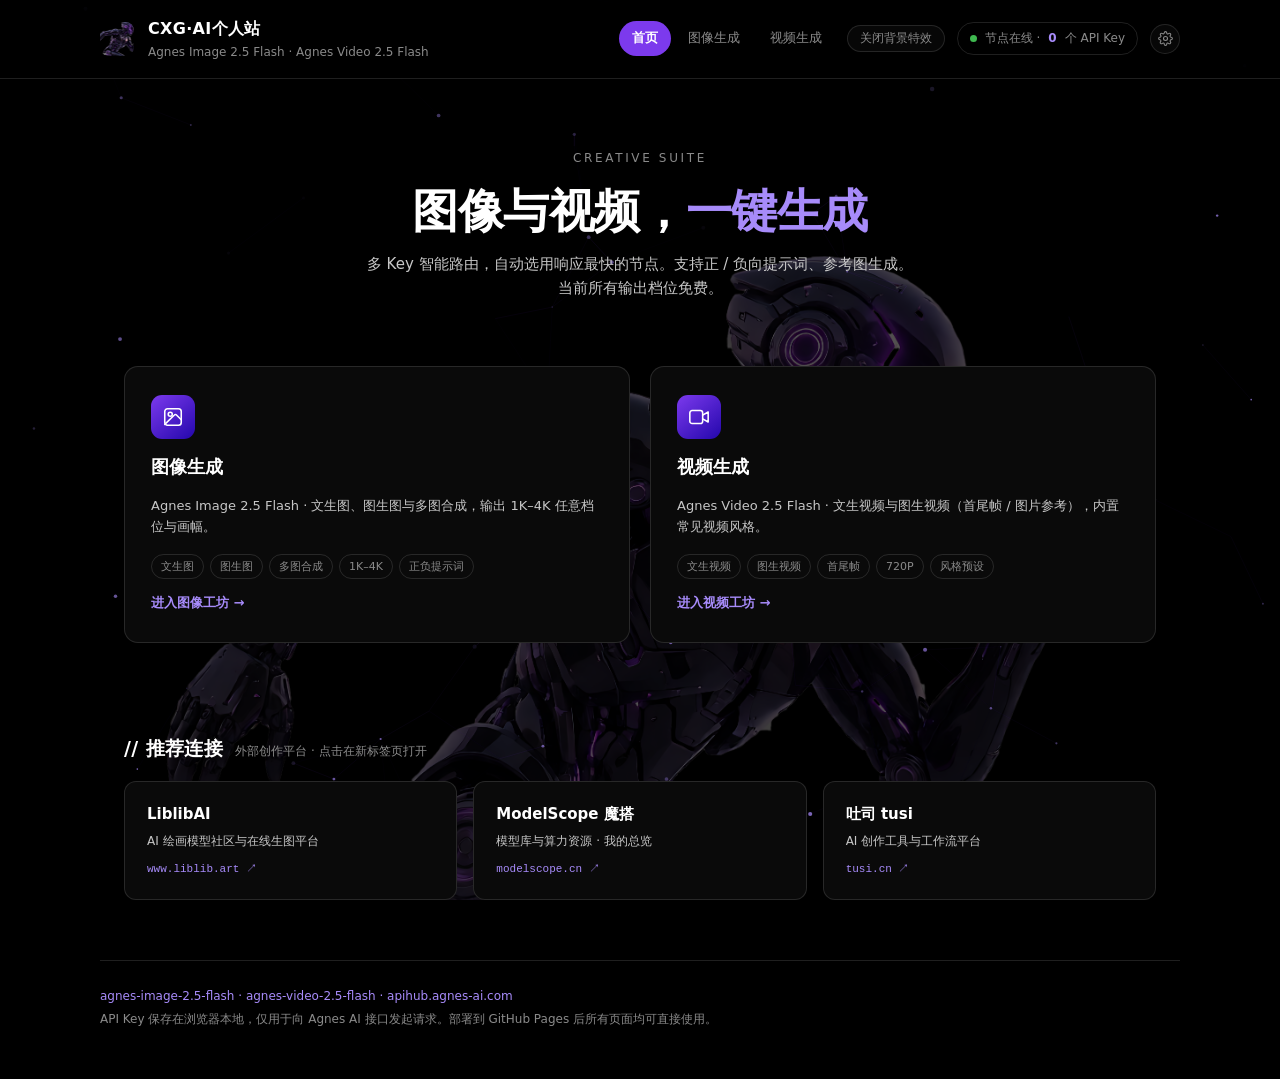
<file: index.html>
<!DOCTYPE html>
<html lang="zh-CN">
<head>
<meta charset="UTF-8">
<meta name="viewport" content="width=device-width, initial-scale=1.0">
<title>CXG·AI个人站 · 首页</title>
<link rel="stylesheet" href="assets/style.css">
</head>
<body>

<header class="site">
  <div class="site-in wrap">
  <a class="mark" href="index.html" aria-label="首页">
    <img src="assets/logo.png" alt="CXG·AI个人站">
  </a>
  <div>
    <h1><a href="index.html">CXG·AI个人站</a></h1>
    <div class="sub">Agnes Image 2.5 Flash · Agnes Video 2.5 Flash</div>
  </div>
  <div class="right"></div>
  </div>
</header>

<main class="wrap">
  <section class="hero">
    <div class="eyebrow">CREATIVE SUITE</div>
    <h2>图像与视频，<span class="acc">一键生成</span></h2>
    <p>多 Key 智能路由，自动选用响应最快的节点。支持正 / 负向提示词、参考图生成。当前所有输出档位免费。</p>
  </section>

  <section class="cards">
    <a class="tool-card" href="image.html">
      <div class="ic"><svg viewBox="0 0 24 24" fill="none" stroke-width="1.7" stroke-linecap="round" stroke-linejoin="round"><rect x="3" y="3" width="18" height="18" rx="3"/><circle cx="9" cy="9" r="2.2"/><path d="M21 15l-5.2-5.2a1.6 1.6 0 0 0-2.3 0L3 20"/></svg></div>
      <h3>图像生成</h3>
      <p>Agnes Image 2.5 Flash · 文生图、图生图与多图合成，输出 1K–4K 任意档位与画幅。</p>
      <div class="taglist">
        <span>文生图</span><span>图生图</span><span>多图合成</span><span>1K–4K</span><span>正负提示词</span>
      </div>
      <div class="go">进入图像工坊 →</div>
    </a>

    <a class="tool-card" href="video.html">
      <div class="ic"><svg viewBox="0 0 24 24" fill="none" stroke-width="1.7" stroke-linecap="round" stroke-linejoin="round"><rect x="2" y="5" width="14" height="14" rx="2.5"/><path d="M16 10l6-3.5v11L16 14"/></svg></div>
      <h3>视频生成</h3>
      <p>Agnes Video 2.5 Flash · 文生视频与图生视频（首尾帧 / 图片参考），内置常见视频风格。</p>
      <div class="taglist">
        <span>文生视频</span><span>图生视频</span><span>首尾帧</span><span>720P</span><span>风格预设</span>
      </div>
      <div class="go">进入视频工坊 →</div>
    </a>
  </section>

  <section class="links">
    <div class="head">
      <h3>// 推荐连接</h3>
      <span class="sub">外部创作平台 · 点击在新标签页打开</span>
    </div>
    <div class="link-grid">
      <a class="link-card" href="https://www.liblib.art" target="_blank" rel="noopener noreferrer">
        <div class="link-name">LiblibAI</div>
        <div class="link-desc">AI 绘画模型社区与在线生图平台</div>
        <div class="link-url">www.liblib.art ↗</div>
      </a>
      <a class="link-card" href="https://modelscope.cn/my/overview" target="_blank" rel="noopener noreferrer">
        <div class="link-name">ModelScope 魔搭</div>
        <div class="link-desc">模型库与算力资源 · 我的总览</div>
        <div class="link-url">modelscope.cn ↗</div>
      </a>
      <a class="link-card" href="https://tusi.cn/" target="_blank" rel="noopener noreferrer">
        <div class="link-name">吐司 tusi</div>
        <div class="link-desc">AI 创作工具与工作流平台</div>
        <div class="link-url">tusi.cn ↗</div>
      </a>
    </div>
  </section>
</main>

<footer class="site wrap">
  <div class="mono">agnes-image-2.5-flash · agnes-video-2.5-flash · apihub.agnes-ai.com</div>
  <div style="margin-top:4px">API Key 保存在浏览器本地，仅用于向 Agnes AI 接口发起请求。部署到 GitHub Pages 后所有页面均可直接使用。</div>
</footer>

<script src="assets/common-v3.js"></script>
<script>
  AgnesCommon.renderShell("home", 0);
  AgnesCommon.bindKeyPanel();
  document.addEventListener("DOMContentLoaded", function(){
    var keys = AgnesCommon.loadKeys();
    document.querySelectorAll("#keyCount").forEach(function(el){ el.textContent = keys.length; });
  });
</script>
</body>
</html>
</file>
<file: assets/style.css>
/* ===== CXG·AI个人站 · 共享样式（极简紫黑风） ===== */
:root{
  --bg:#000000;
  --bg-2:#0a0a0a;
  --bg-3:#141414;
  --line:rgba(255,255,255,.12);
  --line-strong:rgba(255,255,255,.22);
  --purple:#7c3aed;
  --purple-bright:#a78bfa;
  --purple-deep:#2407ac;
  --text:#ffffff;
  --text-dim:#c7c7c7;
  --muted:#8a8a8a;
  --danger:#e5484d;
  --ok:#3fb950;
  --radius:10px;
  --mono:"JetBrains Mono","Cascadia Code","Consolas","Courier New",monospace;
  --sans:"PingFang SC","Microsoft YaHei","Segoe UI",system-ui,-apple-system,sans-serif;
}
*{box-sizing:border-box;margin:0;padding:0}
html{scroll-behavior:smooth}
body{
  background:var(--bg);
  color:var(--text);
  font-family:var(--sans);
  line-height:1.6;
  min-height:100vh;
}
/* ===== 背景层（两张机甲图） ===== */
.bg-layer{
  position:fixed;inset:0;z-index:0;pointer-events:none;overflow:hidden;
}
.bg-layer .bg-img{
  position:absolute;background-repeat:no-repeat;background-size:contain;
  transition:opacity .45s ease;
}
.bg-layer.bg-loading .bg-img{opacity:0}
.bg-img.mech{
  left:50%;bottom:0;width:74vw;height:calc(74vw * 1459 / 2147);
  transform:translateX(-50%);
  background-image:url("bg-mech.png");background-position:center bottom;
  mix-blend-mode:screen;opacity:.32;filter:saturate(.95);
}
#fxCanvas{
  position:fixed;inset:0;width:100%;height:100%;
  transition:opacity .4s;
}
.fx-toggle{
  appearance:none;border:1px solid var(--line);background:rgba(10,10,10,.7);color:var(--muted);
  font-size:11.5px;padding:5px 12px;border-radius:999px;cursor:pointer;transition:all .15s;white-space:nowrap;
}
.fx-toggle:hover{color:var(--purple-bright);border-color:var(--purple)}
.key-gear{
  appearance:none;border:1px solid var(--line);background:rgba(10,10,10,.7);color:var(--muted);
  width:30px;height:30px;border-radius:50%;cursor:pointer;display:grid;place-items:center;
  padding:0;transition:all .2s;flex:0 0 auto;
}
.key-gear svg{width:15px;height:15px}
.key-gear:hover{color:var(--purple-bright);border-color:var(--purple);transform:rotate(35deg)}
.key-modal .km-meta{margin:12px 0 10px;font-size:12px;color:var(--muted)}
.key-modal .km-meta b{color:var(--purple-bright);font-weight:600}
.key-modal .km-add{display:flex;gap:8px;margin-top:12px}
.key-modal .km-add input{
  flex:1;min-width:0;background:var(--bg);border:1px solid var(--line-strong);border-radius:8px;
  color:var(--text);font-family:var(--mono);font-size:12.5px;padding:9px 12px;
}
.key-modal .km-add input:focus{outline:none;border-color:var(--purple);box-shadow:0 0 0 3px rgba(124,58,237,.15)}
.key-modal .km-actions{margin-top:16px}
@media(max-width:900px){.bg-img.mech{opacity:.22;width:84vw;height:calc(84vw * 1459 / 2147)}}
.wrap{max-width:1080px;margin:0 auto;padding:0 24px;position:relative;z-index:1}
::selection{background:rgba(124,58,237,.4);color:#fff}
a{color:var(--purple-bright)}
:focus-visible{outline:2px solid var(--purple);outline-offset:2px;border-radius:4px}

/* ===== 顶栏 ===== */
header.site{
  position:sticky;top:0;z-index:50;
  background:rgba(0,0,0,.68);
  -webkit-backdrop-filter:blur(14px);
  backdrop-filter:blur(14px);
  border-bottom:1px solid var(--line);
}
@supports not ((backdrop-filter:blur(1px)) or (-webkit-backdrop-filter:blur(1px))){
  header.site{background:rgba(0,0,0,.92)}
}
header.site .site-in{
  display:flex;align-items:center;gap:14px;padding:16px 0;
}
.mark{
  width:34px;height:34px;flex:0 0 auto;border-radius:8px;
  display:grid;place-items:center;text-decoration:none;overflow:hidden;
}
.mark img{width:34px;height:34px;object-fit:cover;display:block;border-radius:8px}
.site h1{font-size:16px;font-weight:700;letter-spacing:.02em;color:var(--text)}
.site h1 a{color:var(--text);text-decoration:none}
.site .sub{font-size:12px;color:var(--muted);margin-top:1px}
.site .right{margin-left:auto;display:flex;align-items:center;gap:12px}
nav.nav{display:flex;gap:4px}
nav.nav a{
  text-decoration:none;color:var(--muted);font-size:13px;padding:7px 13px;border-radius:999px;
  transition:all .15s;
}
nav.nav a:hover{color:var(--text);background:var(--bg-3)}
nav.nav a.active{background:var(--purple);color:#fff;font-weight:600}
.hud{
  display:flex;align-items:center;gap:8px;font-size:12px;color:var(--muted);
  border:1px solid var(--line);padding:6px 12px;border-radius:999px;white-space:nowrap;
}
.hud .dot{width:7px;height:7px;border-radius:50%;background:var(--ok);animation:pulse 1.6s ease-in-out infinite}
.hud b{color:var(--purple-bright);font-weight:600}
@keyframes pulse{50%{opacity:.35}}
@media(max-width:820px){
  .site-in{flex-wrap:wrap}
  .site .right{margin-left:0;width:100%;justify-content:space-between}
  .hud{display:none}
}

/* ===== 控制台 ===== */
.console{padding:34px 0 12px}
.eyebrow{
  font-size:12px;letter-spacing:.22em;text-transform:uppercase;
  color:var(--muted);margin-bottom:14px;
}
.console h2{font-size:clamp(26px,4vw,38px);font-weight:700;line-height:1.2;letter-spacing:-.01em}
.console h2 .acc{color:var(--purple-bright)}
.console .lead{color:var(--text-dim);font-size:14px;max-width:680px;margin-top:10px}
.console .lead code{color:var(--purple-bright);font-family:var(--mono);font-size:12px;background:rgba(124,58,237,.1);padding:1px 6px;border-radius:5px}

.panel{
  margin-top:26px;background:var(--bg-2);border:1px solid var(--line);
  border-radius:var(--radius);padding:24px;
}
.mode-tabs{display:flex;gap:6px;flex-wrap:wrap}
.mode-tab{
  appearance:none;border:1px solid var(--line);background:transparent;color:var(--muted);
  font-size:13px;padding:8px 16px;border-radius:999px;cursor:pointer;transition:all .16s;
}
.mode-tab:hover{color:var(--text);border-color:var(--line-strong)}
.mode-tab.active{background:var(--purple);border-color:var(--purple);color:#fff;font-weight:600}

.prompt-grid{display:grid;grid-template-columns:1fr 1fr;gap:16px;margin-top:20px}
@media(max-width:860px){.prompt-grid{grid-template-columns:1fr}}
.field .label{
  display:flex;align-items:center;gap:8px;
  font-size:13px;font-weight:600;color:var(--text);
}
.field .label .hint{color:var(--muted);font-weight:400;font-size:12px}
textarea{
  margin-top:9px;width:100%;min-height:104px;resize:vertical;
  background:var(--bg);border:1px solid var(--line-strong);border-radius:9px;
  color:var(--text);font-size:14px;line-height:1.7;padding:12px 14px;
  transition:border-color .16s;caret-color:var(--purple);
}
textarea:focus{outline:none;border-color:var(--purple)}
textarea::placeholder{color:var(--muted)}
.chips{display:flex;flex-wrap:wrap;gap:8px;margin-top:12px}
.chip{
  appearance:none;border:1px solid var(--line);background:transparent;color:var(--text-dim);
  font-size:12px;padding:5px 12px;border-radius:999px;cursor:pointer;transition:all .15s;
}
.chip:hover{color:var(--purple-bright);border-color:var(--purple)}

/* 参考媒体 */
.ref-wrap{margin-top:16px}
.drop{
  border:1px dashed var(--line-strong);border-radius:9px;background:var(--bg);
  padding:16px;text-align:center;color:var(--muted);font-size:13px;cursor:pointer;transition:border-color .15s;
}
.drop:hover,.drop.drag{border-color:var(--purple);color:var(--text-dim)}
.drop svg{width:18px;height:18px;stroke:var(--purple-bright);margin-bottom:5px}
.drop b{color:var(--purple-bright);font-weight:600}
.refs{display:flex;gap:10px;flex-wrap:wrap;margin-top:10px}
.ref-item{position:relative;width:88px;height:88px;border-radius:8px;overflow:hidden;border:1px solid var(--line-strong)}
.ref-item img{width:100%;height:100%;object-fit:cover;display:block}
.ref-item .tag{
  position:absolute;left:0;bottom:0;right:0;background:rgba(0,0,0,.75);color:var(--text-dim);
  font-size:10px;text-align:center;padding:2px 0;
}
.ref-item .rm{
  position:absolute;top:4px;right:4px;width:20px;height:20px;border-radius:50%;
  background:rgba(0,0,0,.8);border:1px solid var(--line-strong);color:var(--text);
  font-size:11px;line-height:1;cursor:pointer;display:grid;place-items:center;
}
.ref-item .rm:hover{color:var(--danger);border-color:var(--danger)}

/* API Key 面板 */
.keybox{margin-top:16px;border:1px solid var(--line);border-radius:9px;background:var(--bg);padding:14px}
.keybox .kb-head{display:flex;align-items:center;gap:10px;flex-wrap:wrap}
.kb-title{font-size:13px;font-weight:600;color:var(--text)}
.kb-meta{font-size:12px;color:var(--muted)}
.kb-meta b{color:var(--purple-bright);font-weight:600}
.keys{display:flex;flex-wrap:wrap;gap:8px;margin-top:10px}
.key-chip{
  display:inline-flex;align-items:center;gap:7px;border:1px solid var(--line);background:var(--bg-2);
  border-radius:999px;padding:4px 6px 4px 12px;font-family:var(--mono);font-size:11px;color:var(--text-dim);
}
.key-chip .mask{letter-spacing:.05em}
.key-chip .hl{width:7px;height:7px;border-radius:50%;background:var(--muted);flex:0 0 auto}
.key-chip.primary{border-color:var(--purple);color:var(--purple-bright)}
.key-chip.primary .hl{background:var(--purple)}
.key-chip.dead{opacity:.5;border-color:var(--danger)}
.key-chip .ms{font-size:10px;color:var(--ok)}
.key-chip .fail{font-size:10px;color:var(--danger)}
.key-chip .krm{
  appearance:none;border:0;background:rgba(229,72,77,.12);color:var(--danger);width:20px;height:20px;
  border-radius:50%;cursor:pointer;font-size:12px;line-height:1;display:grid;place-items:center;
}
.key-chip .krm:hover{background:var(--danger);color:#fff}
.kb-add{display:flex;gap:8px;margin-top:10px;flex-wrap:wrap}
#keyInput{
  flex:1;min-width:220px;background:var(--bg);border:1px solid var(--line-strong);border-radius:8px;
  color:var(--text);font-family:var(--mono);font-size:12px;padding:9px 12px;
}
#keyInput:focus{outline:none;border-color:var(--purple)}
.neon-btn{
  appearance:none;border:1px solid var(--purple);background:transparent;color:var(--purple-bright);
  font-size:12.5px;font-weight:600;padding:9px 16px;border-radius:8px;cursor:pointer;transition:all .15s;
}
.neon-btn:hover{background:var(--purple);color:#fff}
.neon-btn.ghost{border-color:var(--line-strong);color:var(--text-dim)}
.neon-btn.ghost:hover{background:var(--bg-2);border-color:var(--muted);color:var(--text)}
.neon-btn.danger{border-color:var(--danger);color:var(--danger)}
.neon-btn.danger:hover{background:var(--danger);color:#fff}
.key-modal .km-tip .km-del-key{color:var(--danger);background:rgba(229,72,77,.12)}

/* API Key 添加弹窗 */
.key-modal{position:fixed;inset:0;z-index:300;display:none;align-items:center;justify-content:center}
.key-modal.open{display:flex}
.key-modal .km-mask{position:absolute;inset:0;background:rgba(0,0,0,.72);backdrop-filter:blur(3px)}
.key-modal .km-box{
  position:relative;width:min(480px,92vw);background:var(--bg-2);border:1px solid var(--line-strong);
  border-radius:14px;padding:22px;box-shadow:0 24px 60px rgba(0,0,0,.55),0 0 0 1px rgba(124,58,237,.18),0 0 44px rgba(124,58,237,.12);
  animation:kmIn .22s ease;
}
@keyframes kmIn{from{opacity:0;transform:translateY(10px) scale(.98)}to{opacity:1;transform:none}}
.key-modal .km-head{display:flex;align-items:center;justify-content:space-between;gap:10px}
.key-modal .km-head h3{margin:0;font-size:16px;letter-spacing:.04em;color:var(--text)}
.key-modal .km-x{
  appearance:none;border:0;background:transparent;color:var(--muted);font-size:15px;cursor:pointer;
  width:28px;height:28px;border-radius:50%;display:grid;place-items:center;transition:all .15s;
}
.key-modal .km-x:hover{background:var(--bg);color:var(--text)}
.key-modal .km-tip{margin:12px 0 14px;font-size:12px;line-height:1.7;color:var(--muted)}
.key-modal .km-tip code{
  font-family:var(--mono);color:var(--purple-bright);background:rgba(124,58,237,.12);
  padding:1px 6px;border-radius:4px;font-size:11.5px;
}
.key-modal #kmInput{
  width:100%;box-sizing:border-box;background:var(--bg);border:1px solid var(--line-strong);border-radius:8px;
  color:var(--text);font-family:var(--mono);font-size:13px;padding:11px 13px;
}
.key-modal #kmInput:focus{outline:none;border-color:var(--purple);box-shadow:0 0 0 3px rgba(124,58,237,.15)}
.key-modal .km-actions{display:flex;justify-content:flex-end;gap:10px;margin-top:18px}
body.modal-open{overflow:hidden}

/* 参数行 */
.params{display:grid;grid-template-columns:repeat(3,1fr);gap:14px;margin-top:18px}
@media(max-width:820px){.params{grid-template-columns:1fr}}
.param .p-label{font-size:12px;color:var(--muted);margin-bottom:6px}
select,input[type=text]{
  width:100%;background:var(--bg);border:1px solid var(--line-strong);border-radius:8px;
  color:var(--text);font-size:13px;padding:9px 11px;font-family:var(--mono);appearance:none;
}
select{
  background-image:url("data:image/svg+xml;charset=utf-8,%3Csvg xmlns='http://www.w3.org/2000/svg' width='10' height='6' viewBox='0 0 10 6'%3E%3Cpath d='M1 1l4 4 4-4' fill='none' stroke='%23a78bfa' stroke-width='1.5'/%3E%3C/svg%3E");
  background-repeat:no-repeat;background-position:right 12px center;padding-right:32px;
}
select:focus,input[type=text]:focus{outline:none;border-color:var(--purple)}
.custom-size{display:flex;align-items:center;gap:8px;margin-top:8px}
#customSizeWrap[hidden],#sizeNote[hidden]{display:none!important}
.custom-size input[type=number]{
  flex:1;min-width:0;background:var(--bg);border:1px solid var(--line-strong);border-radius:8px;
  color:var(--text);font-size:13px;padding:9px 11px;font-family:var(--mono);
}
.custom-size input[type=number]:focus{outline:none;border-color:var(--purple)}
.custom-size .x{color:var(--muted);font-size:13px}
.size-note{margin-top:7px;font-size:11px;color:var(--muted);line-height:1.5}
.param.disabled{opacity:.4;pointer-events:none}
.seg{display:flex;gap:2px;background:var(--bg);border:1px solid var(--line-strong);border-radius:8px;padding:3px}
.seg button{
  flex:1;appearance:none;border:0;background:transparent;color:var(--muted);
  font-size:12.5px;padding:6px 4px;border-radius:6px;cursor:pointer;transition:all .15s;
}
.seg button.active{background:rgba(124,58,237,.14);color:var(--purple-bright);font-weight:600}
.seg button:hover:not(.active){color:var(--text)}

.actions{display:flex;gap:12px;margin-top:20px;align-items:center;flex-wrap:wrap}
#generate{
  display:inline-flex;align-items:center;gap:10px;
  background:var(--purple);color:#fff;border:0;border-radius:9px;
  font-size:15px;font-weight:700;letter-spacing:.04em;
  padding:13px 30px;cursor:pointer;transition:background .15s;
}
#generate:hover{background:var(--purple-deep)}
#generate:active{transform:translateY(1px)}
#generate:disabled{opacity:.5;cursor:not-allowed}
#generate svg{width:16px;height:16px;stroke:currentColor}
.spinner{display:none;width:16px;height:16px;border:2px solid rgba(255,255,255,.35);border-top-color:#fff;border-radius:50%;animation:spin .8s linear infinite}
#generate.loading .spinner{display:block}
#generate.loading .gen-ico{display:none}
@keyframes spin{to{transform:rotate(360deg)}}
.elapsed{font-size:12.5px;color:var(--purple-bright);display:none}
.elapsed.show{display:inline}
.status{
  margin-top:14px;display:none;font-size:13px;border-radius:9px;padding:11px 14px;line-height:1.55;
}
.status.show{display:block}
.status.error{background:rgba(229,72,77,.1);border:1px solid rgba(229,72,77,.4);color:#f2a5a8}
.status.info{background:rgba(124,58,237,.08);border:1px solid rgba(124,58,237,.3);color:var(--purple-bright)}

/* 进度条 */
.progress-wrap{display:none;margin-top:14px}
.progress-wrap.show{display:block}
.progress-bar{height:6px;background:var(--bg-3);border-radius:999px;overflow:hidden;border:1px solid var(--line)}
.progress-bar i{display:block;height:100%;width:0%;background:linear-gradient(90deg,var(--purple),var(--purple-bright));transition:width .4s}
.progress-txt{margin-top:6px;font-family:var(--mono);font-size:11.5px;color:var(--muted)}

/* ===== 画廊 ===== */
.gallery{padding:38px 0 80px}
.gallery .head{display:flex;align-items:baseline;gap:12px;margin-bottom:20px;flex-wrap:wrap}
.gallery .head h3{font-size:19px;font-weight:700;letter-spacing:.02em;color:var(--text)}
.gallery .head .count{font-size:12.5px;color:var(--purple-bright)}
.grid{display:grid;grid-template-columns:repeat(auto-fill,minmax(280px,1fr));gap:18px}
.card{
  background:var(--bg-2);border:1px solid var(--line);border-radius:var(--radius);overflow:hidden;
  display:flex;flex-direction:column;transition:border-color .16s;
}
.card:hover{border-color:var(--line-strong)}
.card .frame{position:relative;aspect-ratio:16/10;background:var(--bg);overflow:hidden}
.card .frame img,.card .frame video{width:100%;height:100%;object-fit:contain;display:block}
.card .frame img{opacity:0;transition:opacity .35s}
.card .frame img.on{opacity:1}
.card .frame video{background:#000}
.card .frame .meta-line{
  position:absolute;left:0;right:0;bottom:0;padding:22px 12px 10px;
  background:linear-gradient(180deg,transparent,rgba(0,0,0,.85));
  font-size:10px;color:var(--text-dim);display:flex;gap:8px;flex-wrap:wrap;
}
.card .frame .meta-line span{background:rgba(10,10,10,.8);border:1px solid var(--line);padding:2px 8px;border-radius:999px}
.card .frame .meta-line .key-tag{color:var(--purple-bright);border-color:rgba(124,58,237,.4)}
.card .frame .hover-actions{
  position:absolute;inset:0;display:flex;align-items:center;justify-content:center;gap:10px;
  background:rgba(0,0,0,.5);opacity:0;transition:opacity .16s;
}
.card:hover .frame .hover-actions{opacity:1}
.hbtn{
  appearance:none;border:1px solid var(--line-strong);background:rgba(10,10,10,.9);color:var(--text);
  font-size:12px;padding:8px 14px;border-radius:8px;cursor:pointer;transition:all .15s;
}
.hbtn:hover{background:var(--purple);color:#fff;border-color:var(--purple)}
.hbtn.del:hover{background:var(--danger);color:#fff;border-color:var(--danger)}
.shimmer{
  position:absolute;inset:0;display:none;place-items:center;
  background:linear-gradient(110deg,#0a0a0a 30%,#1c1626 42%,#0a0a0a 54%);
  background-size:220% 100%;animation:shine 1.3s linear infinite;
}
.shimmer.show{display:grid}
@keyframes shine{0%{background-position:120% 0}100%{background-position:-120% 0}}
.shimmer .lab{
  font-size:11px;color:var(--purple-bright);letter-spacing:.24em;
  display:flex;align-items:center;gap:10px;
}
.shimmer .lab::before{content:"";width:8px;height:8px;border-radius:50%;background:var(--purple);animation:pulse 1s ease-in-out infinite}
.card .cap{padding:11px 13px;border-top:1px solid var(--line)}
.card .cap .p{font-size:12.5px;color:var(--text-dim);line-height:1.5;display:-webkit-box;-webkit-line-clamp:2;-webkit-box-orient:vertical;overflow:hidden}
.card .cap .t{font-family:var(--mono);font-size:10px;color:var(--muted);margin-top:5px}
.empty{
  grid-column:1/-1;border:1px dashed var(--line-strong);border-radius:var(--radius);
  padding:60px 20px;text-align:center;color:var(--muted);font-size:13px;
}
.empty svg{width:26px;height:26px;stroke:var(--muted);margin-bottom:10px}
.empty .glow{color:var(--purple-bright)}

/* ===== 大图预览 ===== */
.modal{
  position:fixed;inset:0;z-index:80;display:none;align-items:center;justify-content:center;
  background:rgba(0,0,0,.92);padding:28px;
}
.modal.show{display:flex}
.modal .stage{max-width:92vw;max-height:86vh;display:flex;flex-direction:column;gap:12px}
.modal img,.modal video{max-width:92vw;max-height:78vh;object-fit:contain;border-radius:10px;border:1px solid var(--line-strong);background:var(--bg)}
.modal .bar{display:flex;gap:10px;justify-content:center}
.modal .close{
  position:fixed;top:20px;right:24px;background:none;border:1px solid var(--line-strong);color:var(--text);
  width:38px;height:38px;border-radius:50%;font-size:16px;cursor:pointer;z-index:81;
}
.modal .close:hover{border-color:var(--purple);color:var(--purple-bright)}

/* ===== 首页门户 ===== */
.hero{padding:70px 0 30px;text-align:center}
.hero .eyebrow{justify-content:center;margin-bottom:16px}
.hero h2{font-size:clamp(30px,5vw,46px);font-weight:700;line-height:1.18;letter-spacing:-.01em}
.hero h2 .acc{color:var(--purple-bright)}
.hero p{color:var(--text-dim);font-size:15px;max-width:560px;margin:14px auto 0}
.cards{display:grid;grid-template-columns:repeat(auto-fit,minmax(280px,1fr));gap:20px;padding:36px 0 80px}
.tool-card{
  display:flex;flex-direction:column;gap:14px;text-decoration:none;color:var(--text);
  background:var(--bg-2);border:1px solid var(--line);border-radius:14px;padding:28px 26px;
  transition:border-color .18s,transform .18s;
}
.tool-card:hover{border-color:var(--purple);transform:translateY(-3px)}
.tool-card .ic{
  width:44px;height:44px;border-radius:11px;display:grid;place-items:center;
  background:linear-gradient(140deg,var(--purple),var(--purple-deep));
}
.tool-card .ic svg{width:22px;height:22px;stroke:#fff}
.tool-card h3{font-size:18px;font-weight:700}
.tool-card p{color:var(--text-dim);font-size:13px;line-height:1.6}
.tool-card .go{color:var(--purple-bright);font-size:13px;font-weight:600}
.tool-card .taglist{display:flex;flex-wrap:wrap;gap:6px;margin-top:2px}
.tool-card .taglist span{font-size:11px;color:var(--muted);border:1px solid var(--line);padding:3px 9px;border-radius:999px}

/* ===== 首页 · 推荐连接 ===== */
.links{padding:10px 0 60px}
.links .head{display:flex;align-items:baseline;gap:12px;margin-bottom:18px;flex-wrap:wrap}
.links .head h3{font-size:19px;font-weight:700;letter-spacing:.02em;color:var(--text)}
.links .head .sub{font-size:12px;color:var(--muted)}
.link-grid{display:grid;grid-template-columns:repeat(auto-fit,minmax(240px,1fr));gap:16px}
.link-card{
  display:flex;flex-direction:column;gap:6px;text-decoration:none;color:var(--text);
  background:var(--bg-2);border:1px solid var(--line);border-radius:12px;padding:20px 22px;
  transition:border-color .16s,transform .16s;
}
.link-card:hover{border-color:var(--purple);transform:translateY(-2px)}
.link-card .link-name{font-size:15px;font-weight:700}
.link-card .link-desc{font-size:12px;color:var(--text-dim);line-height:1.55}
.link-card .link-url{font-size:11px;color:var(--purple-bright);font-family:var(--mono);margin-top:4px}

footer.site{padding:26px 0 50px;border-top:1px solid var(--line);color:var(--muted);font-size:12px}
footer.site .mono{color:var(--purple-bright)}
@media (prefers-reduced-motion: reduce){
  *,*::before,*::after{animation-duration:.01ms !important;animation-iteration-count:1 !important;transition-duration:.01ms !important}
}

/* ===== 已生成图片选择器（图生图 / 图生视频参考图） ===== */
.pick-record{appearance:none;border:1px dashed var(--purple);background:rgba(124,58,237,.08);color:var(--purple-bright);font-size:12px;padding:7px 12px;border-radius:8px;cursor:pointer;margin-top:10px;transition:all .15s;font-weight:600;display:inline-flex;align-items:center;gap:6px}
.pick-record:hover{background:rgba(124,58,237,.16)}
.pick-record:disabled{opacity:.45;cursor:not-allowed}
.picker-modal{position:fixed;inset:0;z-index:220;display:none;align-items:center;justify-content:center;background:rgba(0,0,0,.72);backdrop-filter:blur(6px)}
.picker-modal.open{display:flex}
.picker-box{width:min(700px,92vw);max-height:78vh;background:var(--bg-2);border:1px solid var(--line-strong);border-radius:14px;display:flex;flex-direction:column;overflow:hidden;box-shadow:0 18px 60px rgba(0,0,0,.6)}
.picker-head{display:flex;align-items:center;justify-content:space-between;padding:13px 16px;border-bottom:1px solid var(--line);font-size:13px;font-weight:600;color:var(--text)}
.picker-head .picker-sub{color:var(--muted);font-weight:400;font-size:11px;margin-left:8px}
.picker-close{appearance:none;border:none;background:none;color:var(--muted);font-size:16px;cursor:pointer;padding:4px 6px;border-radius:6px}
.picker-close:hover{color:var(--text);background:rgba(255,255,255,.06)}
.picker-grid{display:grid;grid-template-columns:repeat(auto-fill,minmax(132px,1fr));gap:10px;padding:14px;overflow-y:auto}
.picker-item{appearance:none;border:1px solid var(--line);background:var(--bg-3);border-radius:9px;overflow:hidden;cursor:pointer;padding:0;text-align:left;transition:border-color .15s,transform .12s;display:flex;flex-direction:column}
.picker-item:hover{border-color:var(--purple);transform:translateY(-1px)}
.picker-item img{width:100%;aspect-ratio:1/1;object-fit:cover;display:block;background:#000}
.picker-item span{font-size:10.5px;color:var(--muted);padding:5px 7px;white-space:nowrap;overflow:hidden;text-overflow:ellipsis}
.picker-empty{padding:34px 16px;text-align:center;color:var(--muted);font-size:12.5px;grid-column:1/-1}
</file>
